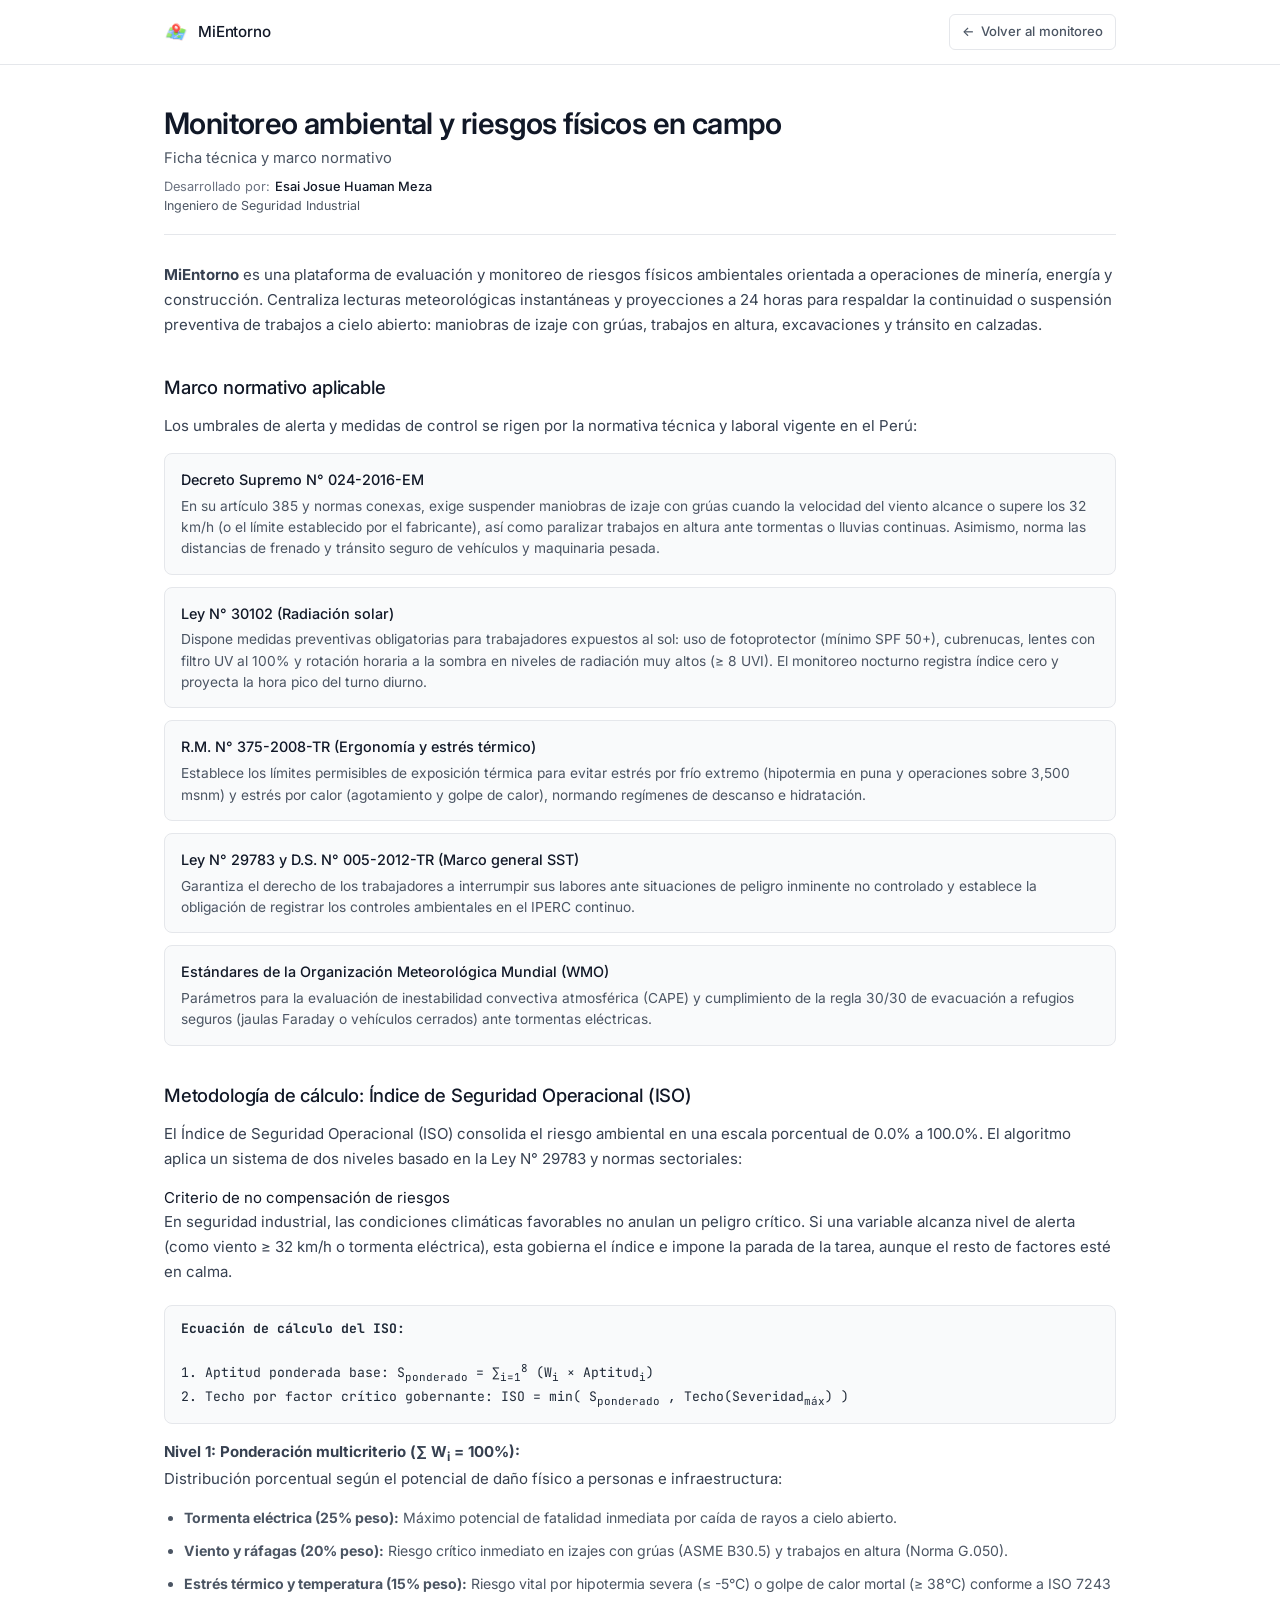
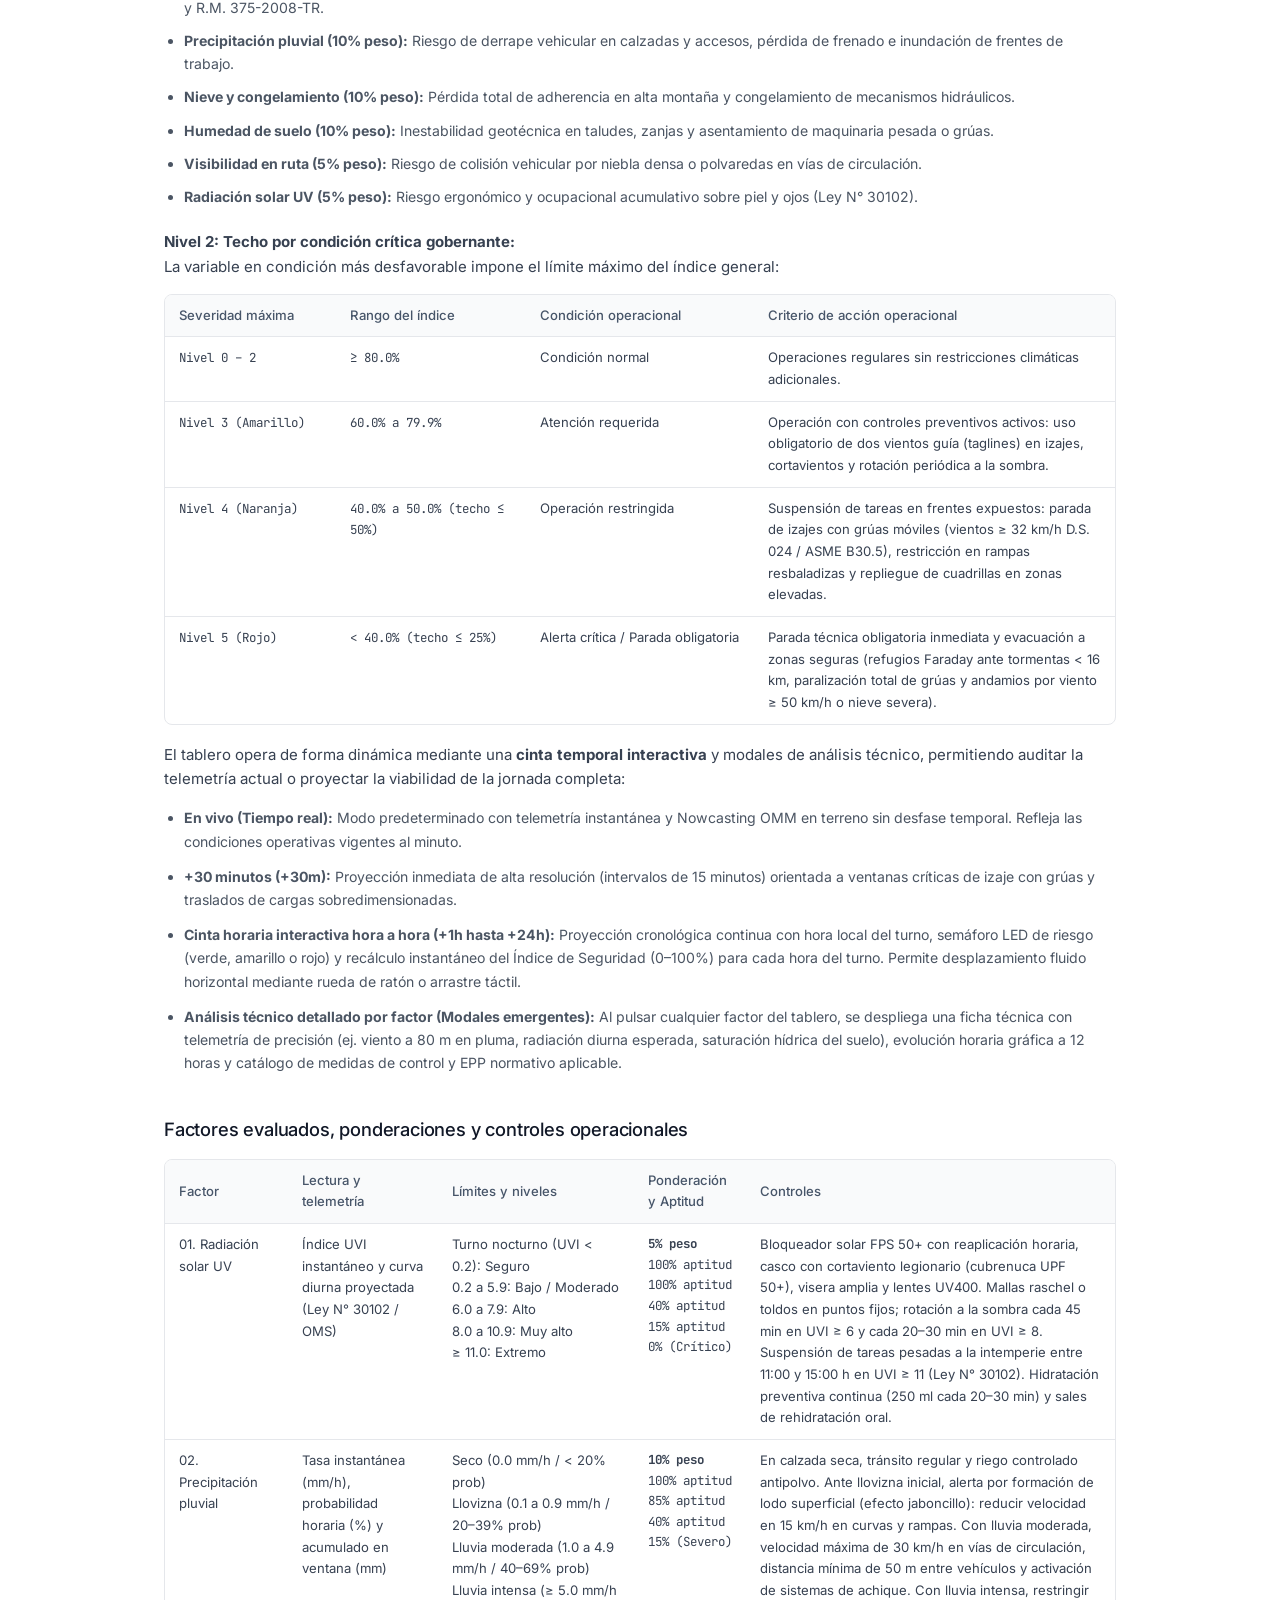
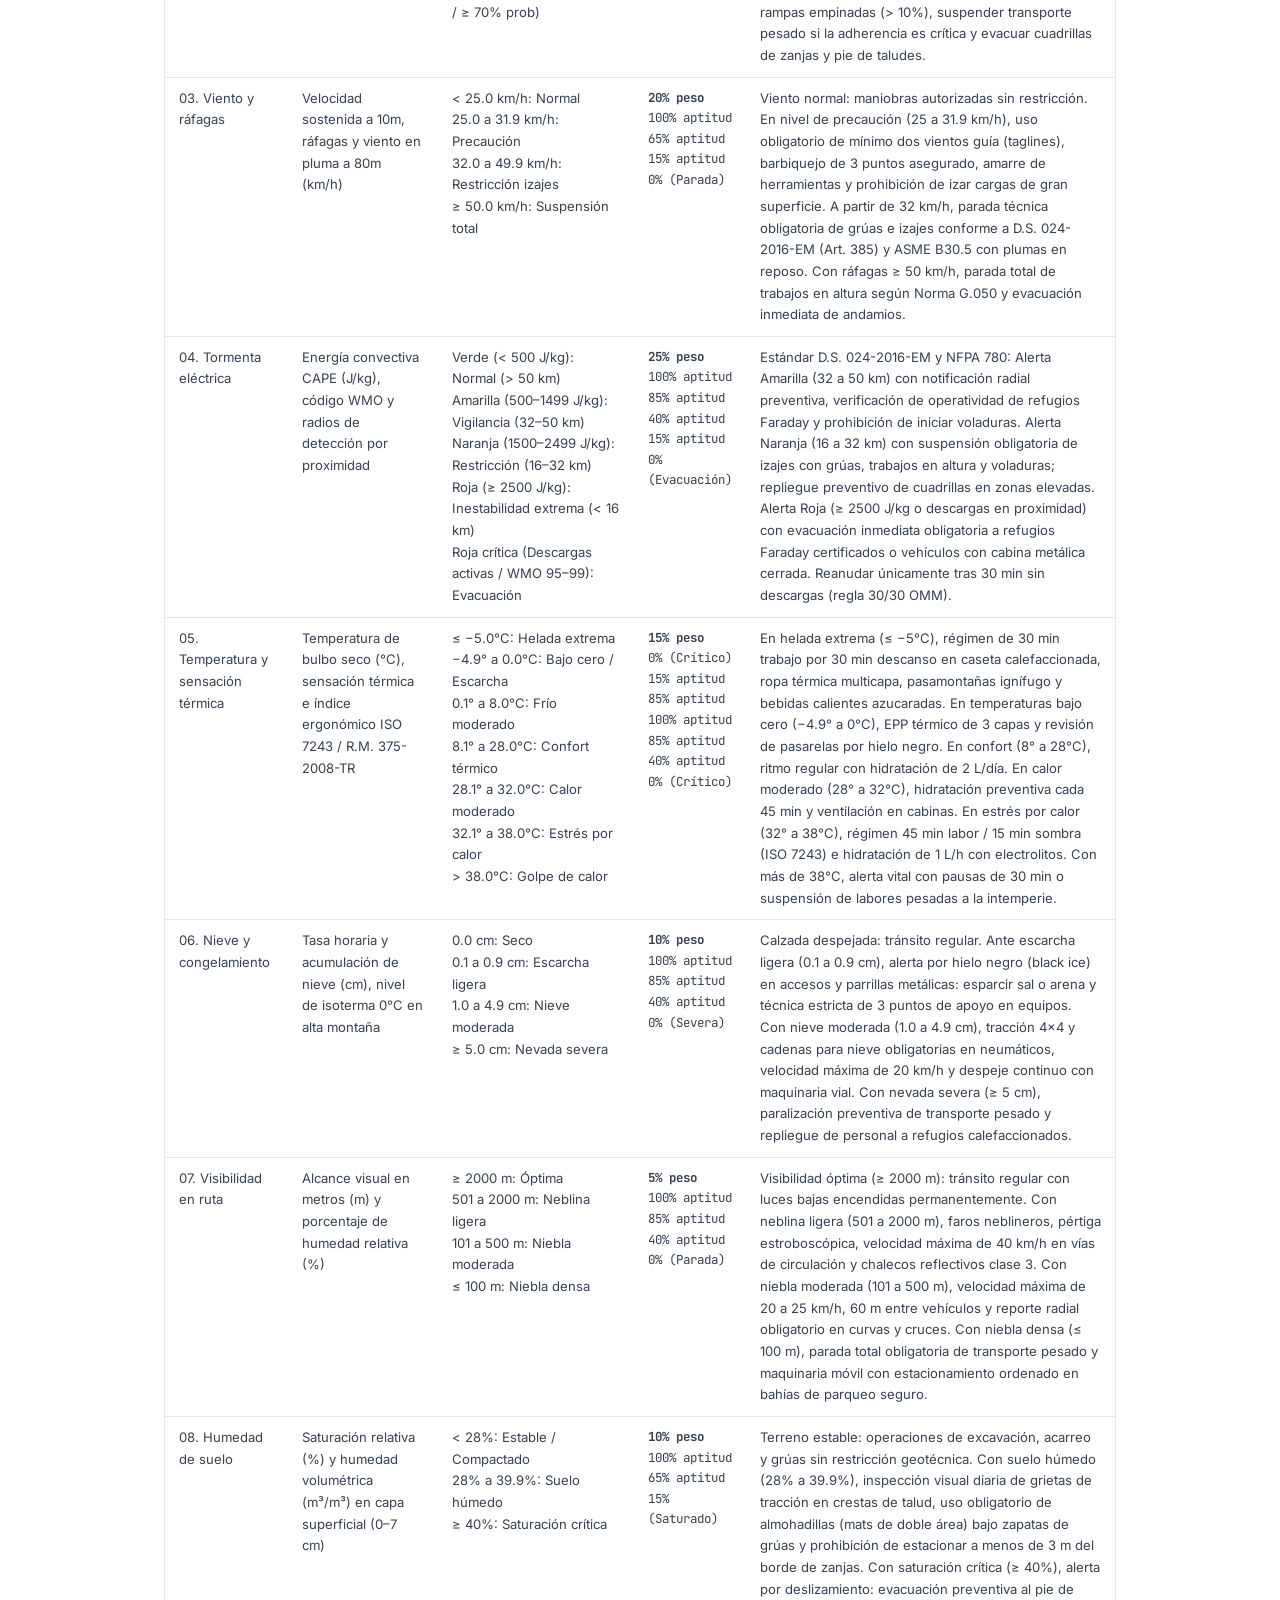
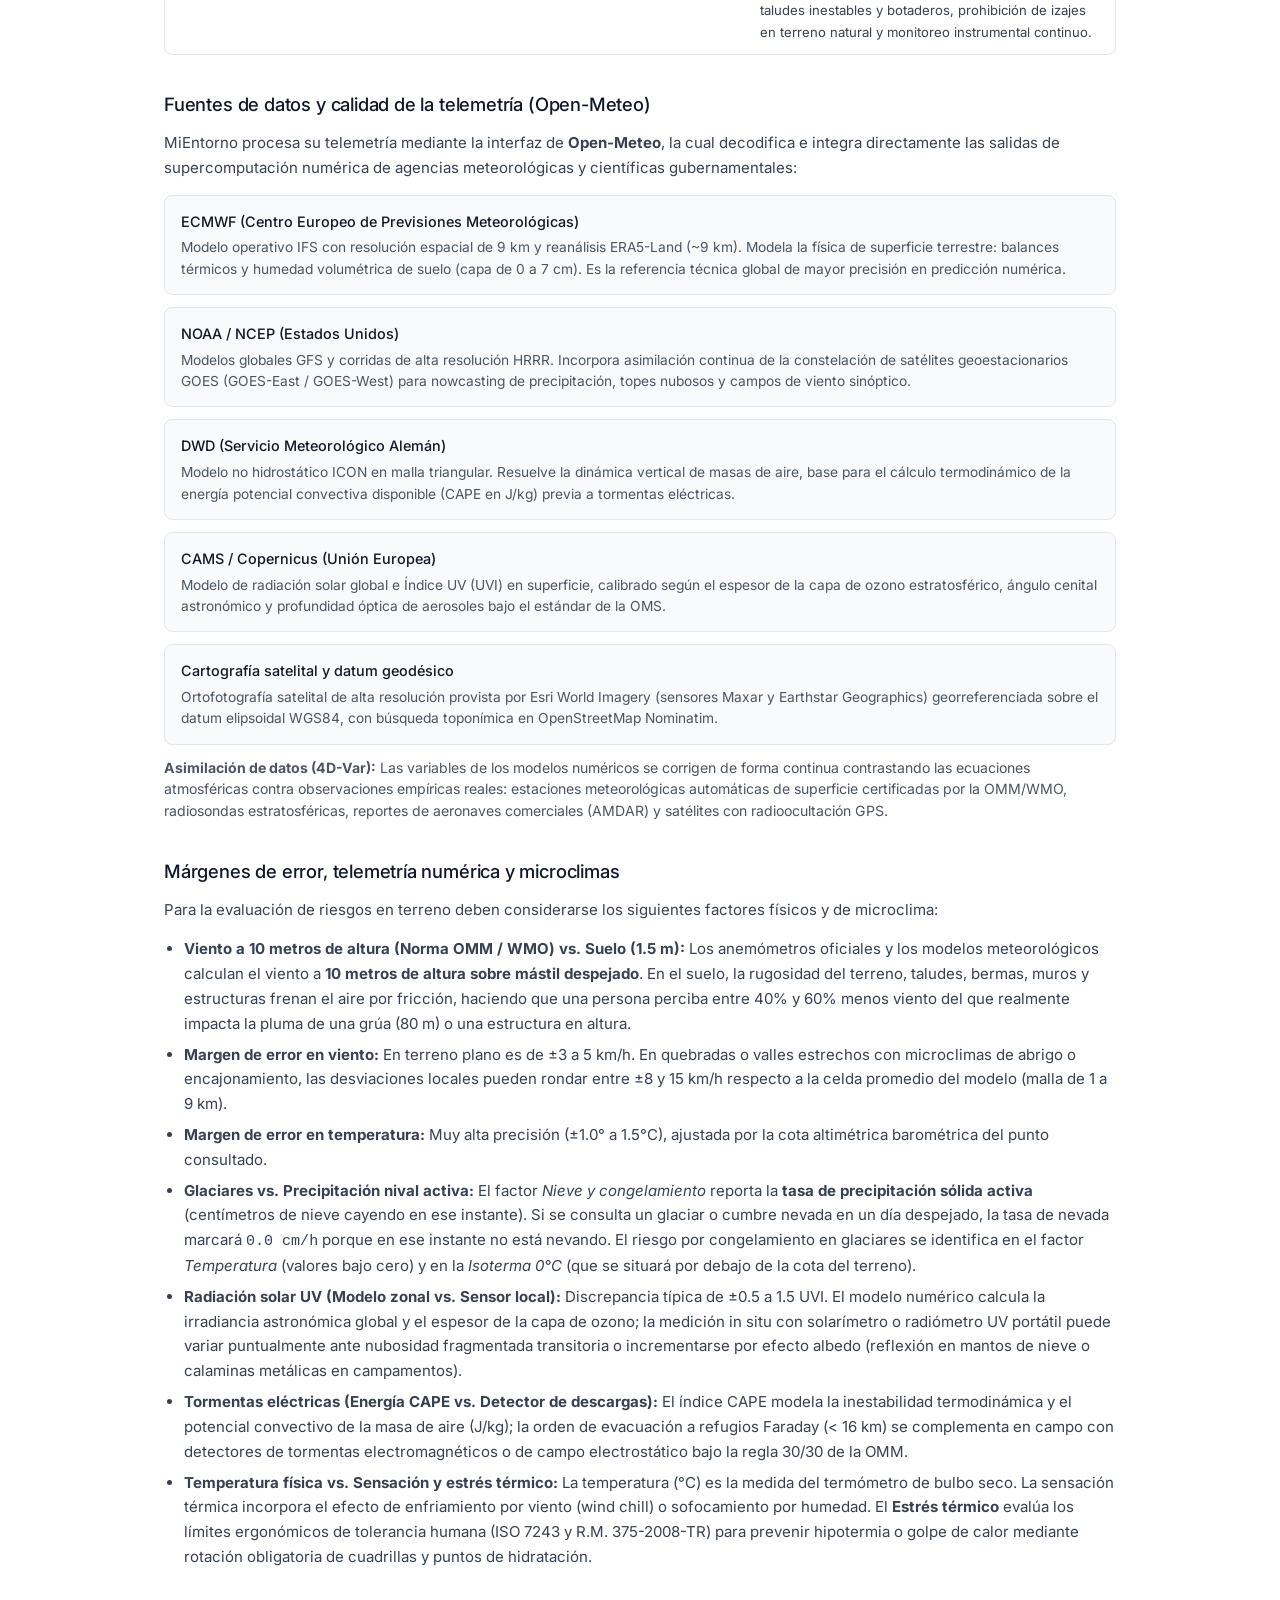
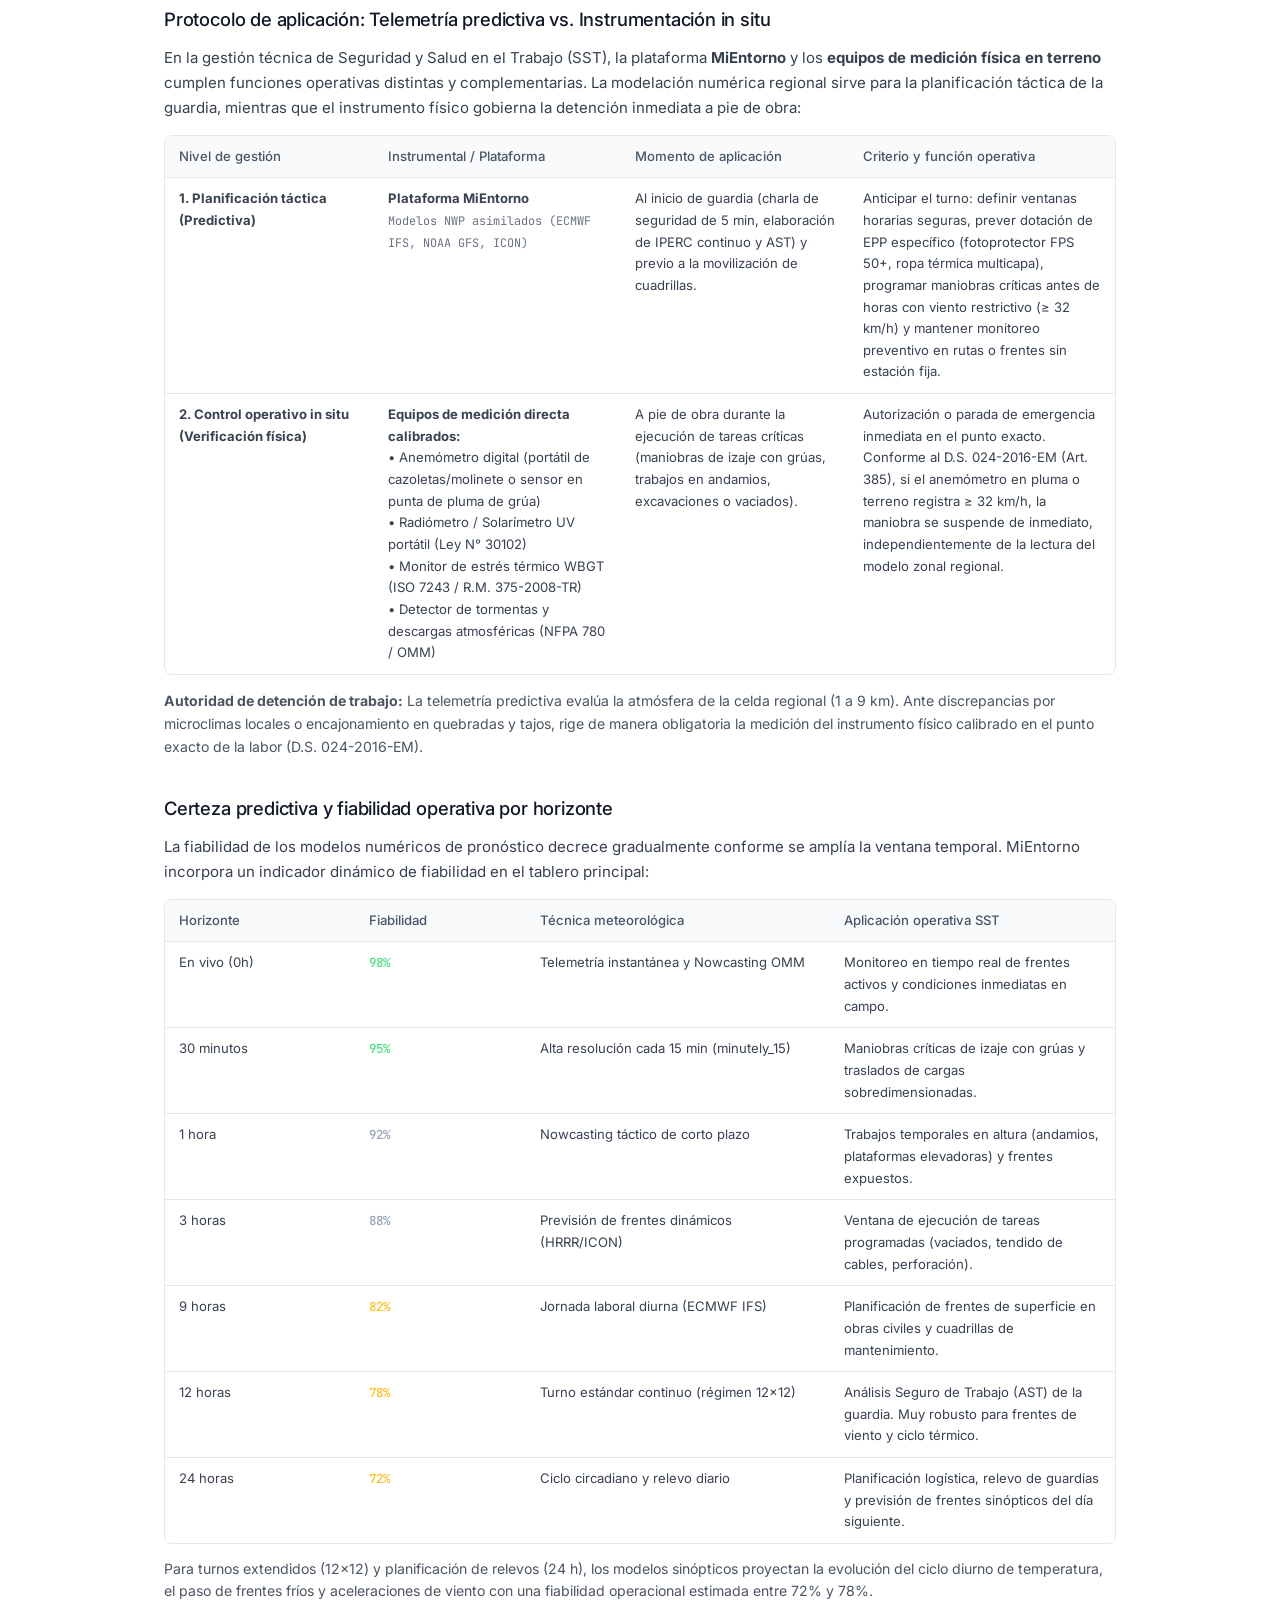
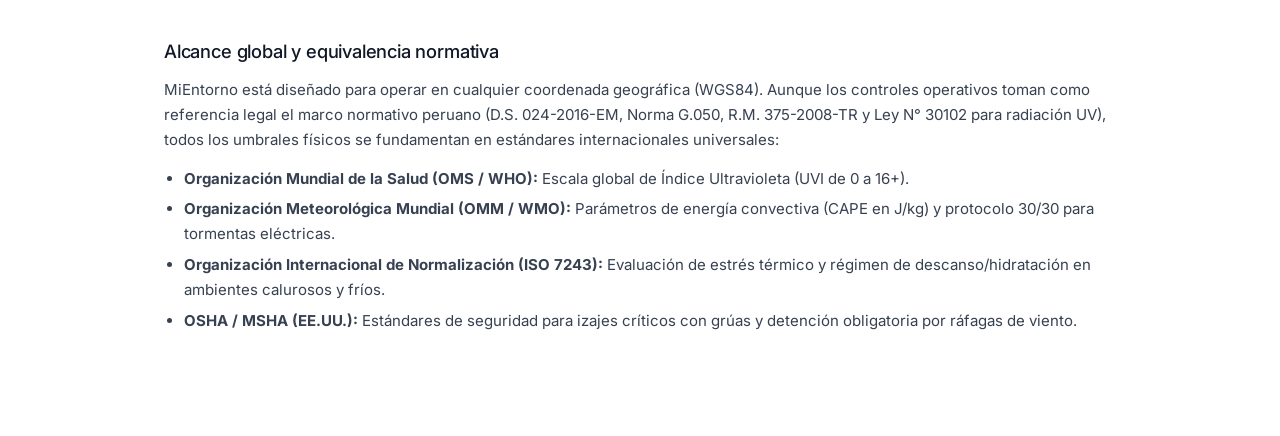
<file: acerca.html>
<!DOCTYPE html>
<html lang="es">

<head>
  <!-- Google tag (gtag.js) -->
  <script async src="https://www.googletagmanager.com/gtag/js?id=G-80SK6E9CFW"></script>
  <script>
    window.dataLayer = window.dataLayer || [];
    function gtag(){dataLayer.push(arguments);}
    gtag('js', new Date());

    gtag('config', 'G-80SK6E9CFW');
  </script>
  <meta charset="UTF-8">
  <meta name="viewport" content="width=device-width, initial-scale=1.0">
  <title>Ficha técnica y metodología &bull; MiEntorno</title>
  <meta name="description"
    content="Ficha técnica, metodología de cálculo y marco normativo peruano de la plataforma MiEntorno.">
  <link rel="icon" type="image/webp" href="logo.webp">
  <link rel="preconnect" href="https://fonts.googleapis.com">
  <link rel="preconnect" href="https://fonts.gstatic.com" crossorigin>
  <link
    href="https://fonts.googleapis.com/css2?family=Inter:wght@400;500;600;700&family=JetBrains+Mono:wght@400;500&display=swap"
    rel="stylesheet">

  <style>
    :root {
      --bg: #ffffff;
      --text: #111827;
      --text-muted: #4b5563;
      --text-subtle: #6b7280;
      --border: #e5e7eb;
      --border-light: #f3f4f6;
      --bg-subtle: #f9fafb;
      --font-sans: 'Inter', -apple-system, BlinkMacSystemFont, "Segoe UI", Roboto, sans-serif;
      --font-mono: 'JetBrains Mono', Consolas, monospace;
    }

    * {
      box-sizing: border-box;
      margin: 0;
      padding: 0;
    }

    html,
    body {
      overflow-x: hidden;
    }

    body {
      background-color: var(--bg);
      color: var(--text);
      font-family: var(--font-sans);
      font-size: 15px;
      line-height: 1.65;
      -webkit-font-smoothing: antialiased;
      padding-bottom: 70px;
    }

    .top-bar {
      border-bottom: 1px solid var(--border);
      background: #ffffff;
      position: sticky;
      top: 0;
      z-index: 50;
    }

    .top-bar-inner {
      max-width: 1000px;
      margin: 0 auto;
      padding: 14px 24px;
      display: flex;
      align-items: center;
      justify-content: space-between;
    }

    .brand-group {
      display: flex;
      align-items: center;
      gap: 10px;
      text-decoration: none;
      color: var(--text);
    }

    .brand-logo {
      height: 24px;
      width: auto;
      display: block;
    }

    .brand-name {
      font-size: 0.95rem;
      font-weight: 500;
      letter-spacing: -0.01em;
    }

    .btn-back {
      display: inline-flex;
      align-items: center;
      gap: 6px;
      color: var(--text-muted);
      text-decoration: none;
      font-size: 0.82rem;
      font-weight: 500;
      padding: 6px 12px;
      border: 1px solid var(--border);
      border-radius: 6px;
      transition: all 0.15s ease;
      background: #ffffff;
    }

    .btn-back:hover {
      color: var(--text);
      background: var(--bg-subtle);
      border-color: #d1d5db;
    }

    .content-wrap {
      max-width: 1000px;
      margin: 0 auto;
      padding: 40px 24px 0 24px;
    }

    .page-header {
      margin-bottom: 28px;
      padding-bottom: 20px;
      border-bottom: 1px solid var(--border);
    }

    .page-tag {
      font-size: 0.75rem;
      font-weight: 500;
      color: var(--text-subtle);
      letter-spacing: 0.04em;
      margin-bottom: 8px;
    }

    .page-title {
      font-size: 1.85rem;
      font-weight: 600;
      color: var(--text);
      letter-spacing: -0.02em;
      line-height: 1.25;
      margin-bottom: 6px;
    }

    .page-meta {
      font-size: 0.92rem;
      color: var(--text-muted);
      line-height: 1.4;
      margin-bottom: 10px;
    }

    .page-author-byline {
      display: flex;
      flex-direction: column;
      gap: 2px;
      font-size: 0.8rem;
      line-height: 1.35;
      color: var(--text-subtle);
    }

    .byline-primary {
      display: flex;
      align-items: center;
      gap: 5px;
    }

    .byline-prefix {
      font-weight: 400;
      color: var(--text-subtle);
    }

    .byline-name {
      font-weight: 500;
      color: var(--text);
    }

    .byline-role {
      font-weight: 400;
      font-size: 0.78rem;
      color: var(--text-muted);
    }

    section {
      margin-bottom: 34px;
    }

    h2 {
      font-size: 1.15rem;
      font-weight: 500;
      color: var(--text);
      letter-spacing: -0.01em;
      margin-bottom: 12px;
    }

    p {
      margin-bottom: 14px;
      color: #374151;
      font-size: 0.94rem;
      line-height: 1.65;
    }

    ul {
      margin-left: 20px;
      margin-bottom: 14px;
      color: #374151;
      font-size: 0.94rem;
    }

    li {
      margin-bottom: 6px;
    }

    .law-item {
      border: 1px solid var(--border);
      border-radius: 8px;
      padding: 14px 16px;
      margin-bottom: 12px;
      background: var(--bg-subtle);
    }

    .law-name {
      font-weight: 500;
      font-size: 0.9rem;
      color: var(--text);
      margin-bottom: 4px;
    }

    .law-desc {
      font-size: 0.86rem;
      color: var(--text-muted);
      margin-bottom: 0;
      line-height: 1.55;
    }

    .table-container {
      border: 1px solid var(--border);
      border-radius: 8px;
      margin: 14px 0;
      background: #ffffff;
      overflow: hidden;
    }

    table {
      width: 100%;
      border-collapse: collapse;
      font-size: 0.82rem;
      text-align: left;
    }

    th {
      background: var(--bg-subtle);
      color: #475569;
      font-weight: 500;
      padding: 10px 14px;
      border-bottom: 1px solid var(--border);
    }

    td {
      padding: 10px 14px;
      border-bottom: 1px solid var(--border);
      color: #374151;
      vertical-align: top;
    }

    tr:last-child td {
      border-bottom: none;
    }

    .mono {
      font-family: var(--font-mono);
      font-size: 0.78rem;
    }

    .col-factor {
      width: 13%;
    }

    .col-metric {
      width: 16%;
    }

    .col-limits {
      width: 21%;
    }

    .col-deduction {
      width: 10%;
    }

    .col-action {
      width: 40%;
    }

    .cell-limits,
    .cell-deduction {
      line-height: 1.65;
    }

    .calc-box {
      background: var(--bg-subtle);
      border: 1px solid var(--border);
      border-radius: 8px;
      padding: 12px 16px;
      font-family: var(--font-mono);
      font-size: 0.82rem;
      color: #1f2937;
      margin: 12px 0 16px 0;
      line-height: 1.6;
      word-break: break-word;
    }

    .table-desktop {
      display: block;
    }

    .cards-mobile {
      display: none;
    }

    .scale-card {
      border: 1px solid var(--border);
      border-radius: 8px;
      padding: 12px 14px;
      background: var(--bg-subtle);
    }

    .scale-card-header {
      display: flex;
      align-items: center;
      gap: 8px;
      margin-bottom: 6px;
      flex-wrap: wrap;
    }

    .scale-badge {
      font-size: 0.76rem;
      font-weight: 600;
      padding: 2px 8px;
      border-radius: 4px;
      font-family: var(--font-mono);
    }

    .badge-safe {
      background: #ecfdf5;
      color: #059669;
      border: 1px solid #a7f3d0;
    }

    .badge-warning {
      background: #fffbeb;
      color: #d97706;
      border: 1px solid #fde68a;
    }

    .badge-alert {
      background: #fef2f2;
      color: #dc2626;
      border: 1px solid #fecaca;
    }

    .scale-title {
      font-size: 0.88rem;
      font-weight: 500;
      color: var(--text);
    }

    .scale-card-desc {
      font-size: 0.84rem;
      color: var(--text-muted);
      line-height: 1.5;
    }

    .factor-card {
      border: 1px solid var(--border);
      border-radius: 8px;
      padding: 14px;
      background: var(--bg-subtle);
    }

    .factor-card-header {
      margin-bottom: 10px;
      padding-bottom: 8px;
      border-bottom: 1px solid var(--border);
    }

    .factor-name {
      font-size: 0.92rem;
      font-weight: 500;
      color: var(--text);
      margin-bottom: 2px;
    }

    .factor-reading {
      font-size: 0.8rem;
      color: var(--text-subtle);
    }

    .factor-levels-grid {
      display: flex;
      flex-direction: column;
      gap: 4px;
      margin-bottom: 10px;
      background: #ffffff;
      border: 1px solid var(--border);
      border-radius: 6px;
      padding: 8px 12px;
    }

    .factor-level-row {
      display: flex;
      justify-content: space-between;
      align-items: center;
      font-size: 0.82rem;
      color: #374151;
      padding: 4px 0;
      border-bottom: 1px dashed var(--border-light);
    }

    .factor-level-row:last-child {
      border-bottom: none;
    }

    .factor-action {
      font-size: 0.82rem;
      color: #374151;
      line-height: 1.5;
    }

    @media (max-width: 720px) {
      .table-desktop {
        display: none !important;
      }

      .cards-mobile {
        display: flex !important;
        flex-direction: column;
        gap: 12px;
      }
    }

    @media (max-width: 900px) {
      .top-bar-inner {
        padding: 12px 20px;
      }

      .content-wrap {
        padding: 32px 20px 0 20px;
      }

      .page-title {
        font-size: 1.6rem;
      }
    }

    @media (max-width: 640px) {
      body {
        font-size: 14.5px;
        padding-bottom: 50px;
      }

      .top-bar-inner {
        padding: 10px 16px;
      }

      .brand-name {
        font-size: 0.9rem;
      }

      .btn-back {
        font-size: 0.78rem;
        padding: 5px 10px;
      }

      .btn-back-text {
        display: none;
      }

      .btn-back::after {
        content: "Volver";
      }

      .content-wrap {
        padding: 20px 16px 0 16px;
      }

      .page-header {
        margin-bottom: 22px;
        padding-bottom: 16px;
      }

      .page-title {
        font-size: 1.35rem;
        line-height: 1.3;
      }

      .page-meta {
        font-size: 0.86rem;
        margin-bottom: 8px;
      }

      .page-author-byline {
        font-size: 0.78rem;
      }

      .byline-role {
        font-size: 0.74rem;
      }

      h2 {
        font-size: 1.05rem;
        margin-bottom: 10px;
      }

      p,
      ul {
        font-size: 0.88rem;
        line-height: 1.6;
      }

      .law-item {
        padding: 12px 14px;
      }

      .law-name {
        font-size: 0.88rem;
      }

      .law-desc {
        font-size: 0.82rem;
      }

      .calc-box {
        font-size: 0.75rem;
        padding: 10px 12px;
      }

      table {
        font-size: 0.78rem;
      }

      th,
      td {
        padding: 8px 10px;
      }
    }
  </style>
</head>

<body>
  <header class="top-bar">
    <div class="top-bar-inner">
      <a href="index.html" class="brand-group">
        <img src="logo.webp" alt="Logo MiEntorno" class="brand-logo">
        <span class="brand-name">MiEntorno</span>
      </a>
      <a href="index.html" class="btn-back">
        <span>&larr;</span>
        <span class="btn-back-text">Volver al monitoreo</span>
      </a>
    </div>
  </header>

  <main class="content-wrap">
    <header class="page-header">

      <h1 class="page-title">Monitoreo ambiental y riesgos físicos en campo</h1>
      <div class="page-meta">Ficha técnica y marco normativo</div>
      <div class="page-author-byline">
        <div class="byline-primary">
          <span class="byline-prefix">Desarrollado por:</span>
          <span class="byline-name">Esai Josue Huaman Meza</span>
        </div>
        <div class="byline-role">Ingeniero de Seguridad Industrial</div>
      </div>
    </header>

    <section>
      <p>
        <strong>MiEntorno</strong> es una plataforma de evaluación y monitoreo de riesgos físicos ambientales orientada a operaciones de minería, energía y construcción. Centraliza lecturas meteorológicas instantáneas y proyecciones a 24 horas para respaldar la continuidad o suspensión preventiva de trabajos a cielo abierto: maniobras de izaje con grúas, trabajos en altura, excavaciones y tránsito en calzadas.
      </p>
    </section>

    <section>
      <h2>Marco normativo aplicable</h2>
      <p>
        Los umbrales de alerta y medidas de control se rigen por la normativa técnica y laboral vigente en el Perú:
      </p>

      <div class="law-item">
        <div class="law-name">Decreto Supremo N° 024-2016-EM</div>
        <p class="law-desc">
          En su artículo 385 y normas conexas, exige suspender maniobras de izaje con grúas cuando la velocidad del
          viento alcance o supere los 32 km/h (o el límite establecido por el fabricante), así como paralizar trabajos
          en altura ante tormentas o lluvias continuas. Asimismo, norma las distancias de frenado y tránsito seguro de vehículos y maquinaria pesada.
        </p>
      </div>

      <div class="law-item">
        <div class="law-name">Ley N° 30102 (Radiación solar)</div>
        <p class="law-desc">
          Dispone medidas preventivas obligatorias para trabajadores expuestos al sol: uso de fotoprotector (mínimo SPF
          50+), cubrenucas, lentes con filtro UV al 100% y rotación horaria a la sombra en niveles de radiación muy
          altos (&ge; 8 UVI). El monitoreo nocturno registra índice cero y proyecta la hora pico del turno diurno.
        </p>
      </div>

      <div class="law-item">
        <div class="law-name">R.M. N° 375-2008-TR (Ergonomía y estrés térmico)</div>
        <p class="law-desc">
          Establece los límites permisibles de exposición térmica para evitar estrés por frío extremo (hipotermia en
          puna y operaciones sobre 3,500 msnm) y estrés por calor (agotamiento y golpe de calor), normando regímenes de
          descanso e hidratación.
        </p>
      </div>

      <div class="law-item">
        <div class="law-name">Ley N° 29783 y D.S. N° 005-2012-TR (Marco general SST)</div>
        <p class="law-desc">
          Garantiza el derecho de los trabajadores a interrumpir sus labores ante situaciones de peligro inminente no
          controlado y establece la obligación de registrar los controles ambientales en el IPERC continuo.
        </p>
      </div>

      <div class="law-item">
        <div class="law-name">Estándares de la Organización Meteorológica Mundial (WMO)</div>
        <p class="law-desc">
          Parámetros para la evaluación de inestabilidad convectiva atmosférica (CAPE) y cumplimiento de la regla 30/30
          de evacuación a refugios seguros (jaulas Faraday o vehículos cerrados) ante tormentas eléctricas.
        </p>
      </div>
    </section>

    <section>
      <h2>Metodología de cálculo: Índice de Seguridad Operacional (ISO)</h2>
      <p>
        El Índice de Seguridad Operacional (ISO) consolida el riesgo ambiental en una escala porcentual de 0.0% a 100.0%. El algoritmo aplica un sistema de dos niveles basado en la Ley N° 29783 y normas sectoriales:
      </p>

      <div class="callout" style="margin-bottom: 20px;">
        <span class="callout-title">Criterio de no compensación de riesgos</span>
        <p style="margin-bottom: 0;">
          En seguridad industrial, las condiciones climáticas favorables no anulan un peligro crítico. Si una variable alcanza nivel de alerta (como viento &ge; 32 km/h o tormenta eléctrica), esta gobierna el índice e impone la parada de la tarea, aunque el resto de factores esté en calma.
        </p>
      </div>

      <div class="calc-box">
        <strong>Ecuación de cálculo del ISO:</strong><br><br>
        1. Aptitud ponderada base: S<sub>ponderado</sub> = &sum;<sub>i=1</sub><sup>8</sup> (W<sub>i</sub> &times; Aptitud<sub>i</sub>)<br>
        2. Techo por factor crítico gobernante: ISO = min( S<sub>ponderado</sub> , Techo(Severidad<sub>máx</sub>) )
      </div>

      <p>
        <strong>Nivel 1: Ponderación multicriterio (&sum; W<sub>i</sub> = 100%):</strong><br>
        Distribución porcentual según el potencial de daño físico a personas e infraestructura:
      </p>

      <ul
        style="margin: 8px 0 16px 20px; font-size: 0.88rem; color: var(--text-muted); display: flex; flex-direction: column; gap: 4px;">
        <li><strong>Tormenta eléctrica (25% peso):</strong> Máximo potencial de fatalidad inmediata por caída de rayos a
          cielo abierto.</li>
        <li><strong>Viento y ráfagas (20% peso):</strong> Riesgo crítico inmediato en izajes con grúas (ASME B30.5) y
          trabajos en altura (Norma G.050).</li>
        <li><strong>Estrés térmico y temperatura (15% peso):</strong> Riesgo vital por hipotermia severa (&le; -5°C) o
          golpe de calor mortal (&ge; 38°C) conforme a ISO 7243 y R.M. 375-2008-TR.</li>
        <li><strong>Precipitación pluvial (10% peso):</strong> Riesgo de derrape vehicular en calzadas y accesos,
          pérdida de frenado e inundación de frentes de trabajo.</li>
        <li><strong>Nieve y congelamiento (10% peso):</strong> Pérdida total de adherencia en alta montaña y
          congelamiento de mecanismos hidráulicos.</li>
        <li><strong>Humedad de suelo (10% peso):</strong> Inestabilidad geotécnica en taludes, zanjas y asentamiento de
          maquinaria pesada o grúas.</li>
        <li><strong>Visibilidad en ruta (5% peso):</strong> Riesgo de colisión vehicular por niebla densa o polvaredas
          en vías de circulación.</li>
        <li><strong>Radiación solar UV (5% peso):</strong> Riesgo ergonómico y ocupacional acumulativo sobre piel y ojos
          (Ley N° 30102).</li>
      </ul>

      <p>
        <strong>Nivel 2: Techo por condición crítica gobernante:</strong><br>
        La variable en condición más desfavorable impone el límite máximo del índice general:
      </p>

      <div class="table-desktop">
        <div class="table-container">
          <table>
            <thead>
              <tr>
                <th style="width: 18%;">Severidad máxima</th>
                <th style="width: 20%;">Rango del índice</th>
                <th style="width: 24%;">Condición operacional</th>
                <th>Criterio de acción operacional</th>
              </tr>
            </thead>
            <tbody>
              <tr>
                <td><span class="mono">Nivel 0 &ndash; 2</span></td>
                <td><span class="mono">&ge; 80.0%</span></td>
                <td>Condición normal</td>
                <td>Operaciones regulares sin restricciones climáticas adicionales.</td>
              </tr>
              <tr>
                <td><span class="mono">Nivel 3 (Amarillo)</span></td>
                <td><span class="mono">60.0% a 79.9%</span></td>
                <td>Atención requerida</td>
                <td>Operación con controles preventivos activos: uso obligatorio de dos vientos guía (taglines) en
                  izajes, cortavientos y rotación periódica a la sombra.</td>
              </tr>
              <tr>
                <td><span class="mono">Nivel 4 (Naranja)</span></td>
                <td><span class="mono">40.0% a 50.0% (techo &le; 50%)</span></td>
                <td>Operación restringida</td>
                <td>Suspensión de tareas en frentes expuestos: parada de izajes con grúas móviles (vientos &ge; 32 km/h
                  D.S. 024 / ASME B30.5), restricción en rampas resbaladizas y repliegue de cuadrillas en zonas
                  elevadas.</td>
              </tr>
              <tr>
                <td><span class="mono">Nivel 5 (Rojo)</span></td>
                <td><span class="mono">&lt; 40.0% (techo &le; 25%)</span></td>
                <td>Alerta crítica / Parada obligatoria</td>
                <td>Parada técnica obligatoria inmediata y evacuación a zonas seguras (refugios Faraday ante tormentas
                  &lt; 16 km, paralización total de grúas y andamios por viento &ge; 50 km/h o nieve severa).</td>
              </tr>
            </tbody>
          </table>
        </div>
      </div>

      <div class="cards-mobile">
        <div class="scale-card">
          <div class="scale-card-header">
            <span class="scale-badge badge-safe">&ge; 80.0%</span>
            <span class="scale-title">Condición normal</span>
          </div>
          <div class="scale-card-desc">Operaciones regulares sin restricciones climáticas adicionales.</div>
        </div>

        <div class="scale-card">
          <div class="scale-card-header">
            <span class="scale-badge badge-warning">60.0% a 79.9%</span>
            <span class="scale-title">Atención requerida</span>
          </div>
          <div class="scale-card-desc">Operación con controles preventivos activos (dos taglines en izajes,
            cortavientos, rotación a la sombra).</div>
        </div>

        <div class="scale-card">
          <div class="scale-card-header">
            <span class="scale-badge" style="background: rgba(249, 115, 22, 0.16); color: #fb923c;">40.0% a 50.0%</span>
            <span class="scale-title">Operación restringida</span>
          </div>
          <div class="scale-card-desc">Suspensión de izajes con grúas (&ge; 32 km/h), restricción en rampas resbaladizas
            y repliegue de zonas elevadas (techo crítico &le; 50%).</div>
        </div>

        <div class="scale-card">
          <div class="scale-card-header">
            <span class="scale-badge badge-alert">&lt; 40.0%</span>
            <span class="scale-title">Alerta crítica / Parada obligatoria</span>
          </div>
          <div class="scale-card-desc">Parada técnica obligatoria de tareas de alto riesgo en cielo abierto y evacuación
            a refugios Faraday ante descargas.</div>
        </div>
      </div>

      <p style="margin-top: 18px;">
        El tablero opera de forma dinámica mediante una <strong>cinta temporal interactiva</strong> y modales de
        análisis técnico, permitiendo auditar la telemetría actual o proyectar la viabilidad de la jornada completa:
      </p>

      <ul
        style="margin: 8px 0 16px 20px; font-size: 0.88rem; color: var(--text-muted); display: flex; flex-direction: column; gap: 6px;">
        <li><strong>En vivo (Tiempo real):</strong> Modo predeterminado con telemetría instantánea y Nowcasting OMM en
          terreno sin desfase temporal. Refleja las condiciones operativas vigentes al minuto.</li>
        <li><strong>+30 minutos (+30m):</strong> Proyección inmediata de alta resolución (intervalos de 15 minutos)
          orientada a ventanas críticas de izaje con grúas y traslados de cargas sobredimensionadas.</li>
        <li><strong>Cinta horaria interactiva hora a hora (+1h hasta +24h):</strong> Proyección cronológica continua con
          hora local del turno, semáforo LED de riesgo (verde, amarillo o rojo) y recálculo instantáneo del Índice de
          Seguridad (0–100%) para cada hora del turno. Permite desplazamiento fluido horizontal mediante rueda de ratón
          o arrastre táctil.</li>
        <li><strong>Análisis técnico detallado por factor (Modales emergentes):</strong> Al pulsar cualquier factor del
          tablero, se despliega una ficha técnica con telemetría de precisión (ej. viento a 80 m en pluma, radiación
          diurna esperada, saturación hídrica del suelo), evolución horaria gráfica a 12 horas y catálogo de medidas de
          control y EPP normativo aplicable.</li>
      </ul>
    </section>

    <section>
      <h2>Factores evaluados, ponderaciones y controles operacionales</h2>

      <div class="table-desktop">
        <div class="table-container">
          <table>
            <thead>
              <tr>
                <th class="col-factor">Factor</th>
                <th class="col-metric">Lectura y telemetría</th>
                <th class="col-limits">Límites y niveles</th>
                <th class="col-deduction">Ponderación y Aptitud</th>
                <th class="col-action">Controles</th>
              </tr>
            </thead>
            <tbody>
              <tr>
                <td>01. Radiación solar UV</td>
                <td>Índice UVI instantáneo y curva diurna proyectada (Ley N° 30102 / OMS)</td>
                <td class="cell-limits">
                  Turno nocturno (UVI &lt; 0.2): Seguro<br>
                  0.2 a 5.9: Bajo / Moderado<br>
                  6.0 a 7.9: Alto<br>
                  8.0 a 10.9: Muy alto<br>
                  &ge; 11.0: Extremo
                </td>
                <td class="cell-deduction mono">
                  <strong>5% peso</strong><br>
                  100% aptitud<br>
                  100% aptitud<br>
                  40% aptitud<br>
                  15% aptitud<br>
                  0% (Crítico)
                </td>
                <td>
                  Bloqueador solar FPS 50+ con reaplicación horaria, casco con cortaviento legionario (cubrenuca UPF
                  50+), visera amplia y lentes UV400. Mallas raschel o toldos en puntos fijos; rotación a la sombra cada
                  45 min en UVI &ge; 6 y cada 20&ndash;30 min en UVI &ge; 8. Suspensión de tareas pesadas a la
                  intemperie entre 11:00 y 15:00 h en UVI &ge; 11 (Ley N° 30102). Hidratación preventiva continua (250
                  ml cada 20&ndash;30 min) y sales de rehidratación oral.
                </td>
              </tr>
              <tr>
                <td>02. Precipitación pluvial</td>
                <td>Tasa instantánea (mm/h), probabilidad horaria (%) y acumulado en ventana (mm)</td>
                <td class="cell-limits">
                  Seco (0.0 mm/h / &lt; 20% prob)<br>
                  Llovizna (0.1 a 0.9 mm/h / 20&ndash;39% prob)<br>
                  Lluvia moderada (1.0 a 4.9 mm/h / 40&ndash;69% prob)<br>
                  Lluvia intensa (&ge; 5.0 mm/h / &ge; 70% prob)
                </td>
                <td class="cell-deduction mono">
                  <strong>10% peso</strong><br>
                  100% aptitud<br>
                  85% aptitud<br>
                  40% aptitud<br>
                  15% (Severo)
                </td>
                <td>
                  En calzada seca, tránsito regular y riego controlado antipolvo. Ante llovizna inicial, alerta por
                  formación de lodo superficial (efecto jaboncillo): reducir velocidad en 15 km/h en curvas y rampas.
                  Con lluvia moderada, velocidad máxima de 30 km/h en vías de circulación, distancia mínima de 50 m
                  entre vehículos y activación de sistemas de achique. Con lluvia intensa, restringir rampas empinadas
                  (&gt; 10%), suspender transporte pesado si la adherencia es crítica y evacuar cuadrillas de zanjas y
                  pie de taludes.
                </td>
              </tr>
              <tr>
                <td>03. Viento y ráfagas</td>
                <td>Velocidad sostenida a 10m, ráfagas y viento en pluma a 80m (km/h)</td>
                <td class="cell-limits">
                  &lt; 25.0 km/h: Normal<br>
                  25.0 a 31.9 km/h: Precaución<br>
                  32.0 a 49.9 km/h: Restricción izajes<br>
                  &ge; 50.0 km/h: Suspensión total
                </td>
                <td class="cell-deduction mono">
                  <strong>20% peso</strong><br>
                  100% aptitud<br>
                  65% aptitud<br>
                  15% aptitud<br>
                  0% (Parada)
                </td>
                <td>
                  Viento normal: maniobras autorizadas sin restricción. En nivel de precaución (25 a 31.9 km/h), uso
                  obligatorio de mínimo dos vientos guía (taglines), barbiquejo de 3 puntos asegurado, amarre de
                  herramientas y prohibición de izar cargas de gran superficie. A partir de 32 km/h, parada técnica
                  obligatoria de grúas e izajes conforme a D.S. 024-2016-EM (Art. 385) y ASME B30.5 con plumas en
                  reposo. Con ráfagas &ge; 50 km/h, parada total de trabajos en altura según Norma G.050 y evacuación
                  inmediata de andamios.
                </td>
              </tr>
              <tr>
                <td>04. Tormenta eléctrica</td>
                <td>Energía convectiva CAPE (J/kg), código WMO y radios de detección por proximidad</td>
                <td class="cell-limits">
                  Verde (&lt; 500 J/kg): Normal (&gt; 50 km)<br>
                  Amarilla (500&ndash;1499 J/kg): Vigilancia (32&ndash;50 km)<br>
                  Naranja (1500&ndash;2499 J/kg): Restricción (16&ndash;32 km)<br>
                  Roja (&ge; 2500 J/kg): Inestabilidad extrema (&lt; 16 km)<br>
                  Roja crítica (Descargas activas / WMO 95&ndash;99): Evacuación
                </td>
                <td class="cell-deduction mono">
                  <strong>25% peso</strong><br>
                  100% aptitud<br>
                  85% aptitud<br>
                  40% aptitud<br>
                  15% aptitud<br>
                  0% (Evacuación)
                </td>
                <td>
                  Estándar D.S. 024-2016-EM y NFPA 780: Alerta Amarilla (32 a 50 km) con notificación radial preventiva,
                  verificación de operatividad de refugios Faraday y prohibición de iniciar voladuras. Alerta Naranja
                  (16 a 32 km) con suspensión obligatoria de izajes con grúas, trabajos en altura y voladuras; repliegue
                  preventivo de cuadrillas en zonas elevadas. Alerta Roja (&ge; 2500 J/kg o descargas en proximidad) con
                  evacuación inmediata obligatoria a refugios Faraday certificados o vehículos con cabina metálica
                  cerrada. Reanudar únicamente tras 30 min sin descargas (regla 30/30 OMM).
                </td>
              </tr>
              <tr>
                <td>05. Temperatura y sensación térmica</td>
                <td>Temperatura de bulbo seco (°C), sensación térmica e índice ergonómico ISO 7243 / R.M. 375-2008-TR
                </td>
                <td class="cell-limits">
                  &le; &minus;5.0°C: Helada extrema<br>
                  &minus;4.9° a 0.0°C: Bajo cero / Escarcha<br>
                  0.1° a 8.0°C: Frío moderado<br>
                  8.1° a 28.0°C: Confort térmico<br>
                  28.1° a 32.0°C: Calor moderado<br>
                  32.1° a 38.0°C: Estrés por calor<br>
                  &gt; 38.0°C: Golpe de calor
                </td>
                <td class="cell-deduction mono">
                  <strong>15% peso</strong><br>
                  0% (Crítico)<br>
                  15% aptitud<br>
                  85% aptitud<br>
                  100% aptitud<br>
                  85% aptitud<br>
                  40% aptitud<br>
                  0% (Crítico)
                </td>
                <td>
                  En helada extrema (&le; &minus;5°C), régimen de 30 min trabajo por 30 min descanso en caseta
                  calefaccionada, ropa térmica multicapa, pasamontañas ignífugo y bebidas calientes azucaradas. En
                  temperaturas bajo cero (&minus;4.9° a 0°C), EPP térmico de 3 capas y revisión de pasarelas por hielo
                  negro. En confort (8° a 28°C), ritmo regular con hidratación de 2 L/día. En calor moderado (28° a
                  32°C), hidratación preventiva cada 45 min y ventilación en cabinas. En estrés por calor (32° a 38°C),
                  régimen 45 min labor / 15 min sombra (ISO 7243) e hidratación de 1 L/h con electrolitos. Con más de
                  38°C, alerta vital con pausas de 30 min o suspensión de labores pesadas a la intemperie.
                </td>
              </tr>
              <tr>
                <td>06. Nieve y congelamiento</td>
                <td>Tasa horaria y acumulación de nieve (cm), nivel de isoterma 0°C en alta montaña</td>
                <td class="cell-limits">
                  0.0 cm: Seco<br>
                  0.1 a 0.9 cm: Escarcha ligera<br>
                  1.0 a 4.9 cm: Nieve moderada<br>
                  &ge; 5.0 cm: Nevada severa
                </td>
                <td class="cell-deduction mono">
                  <strong>10% peso</strong><br>
                  100% aptitud<br>
                  85% aptitud<br>
                  40% aptitud<br>
                  0% (Severa)
                </td>
                <td>
                  Calzada despejada: tránsito regular. Ante escarcha ligera (0.1 a 0.9 cm), alerta por hielo negro
                  (black ice) en accesos y parrillas metálicas: esparcir sal o arena y técnica estricta de 3 puntos de
                  apoyo en equipos. Con nieve moderada (1.0 a 4.9 cm), tracción 4x4 y cadenas para nieve obligatorias en
                  neumáticos, velocidad máxima de 20 km/h y despeje continuo con maquinaria vial. Con nevada severa
                  (&ge; 5 cm), paralización preventiva de transporte pesado y repliegue de personal a refugios
                  calefaccionados.
                </td>
              </tr>
              <tr>
                <td>07. Visibilidad en ruta</td>
                <td>Alcance visual en metros (m) y porcentaje de humedad relativa (%)</td>
                <td class="cell-limits">
                  &ge; 2000 m: Óptima<br>
                  501 a 2000 m: Neblina ligera<br>
                  101 a 500 m: Niebla moderada<br>
                  &le; 100 m: Niebla densa
                </td>
                <td class="cell-deduction mono">
                  <strong>5% peso</strong><br>
                  100% aptitud<br>
                  85% aptitud<br>
                  40% aptitud<br>
                  0% (Parada)
                </td>
                <td>
                  Visibilidad óptima (&ge; 2000 m): tránsito regular con luces bajas encendidas permanentemente. Con
                  neblina ligera (501 a 2000 m), faros neblineros, pértiga estroboscópica, velocidad máxima de 40 km/h
                  en vías de circulación y chalecos reflectivos clase 3. Con niebla moderada (101 a 500 m), velocidad
                  máxima de 20 a 25 km/h, 60 m entre vehículos y reporte radial obligatorio en curvas y cruces. Con
                  niebla densa (&le; 100 m), parada total obligatoria de transporte pesado y maquinaria móvil con
                  estacionamiento ordenado en bahías de parqueo seguro.
                </td>
              </tr>
              <tr>
                <td>08. Humedad de suelo</td>
                <td>Saturación relativa (%) y humedad volumétrica (m³/m³) en capa superficial (0&ndash;7 cm)</td>
                <td class="cell-limits">
                  &lt; 28%: Estable / Compactado<br>
                  28% a 39.9%: Suelo húmedo<br>
                  &ge; 40%: Saturación crítica
                </td>
                <td class="cell-deduction mono">
                  <strong>10% peso</strong><br>
                  100% aptitud<br>
                  65% aptitud<br>
                  15% (Saturado)
                </td>
                <td>
                  Terreno estable: operaciones de excavación, acarreo y grúas sin restricción geotécnica. Con suelo
                  húmedo (28% a 39.9%), inspección visual diaria de grietas de tracción en crestas de talud, uso
                  obligatorio de almohadillas (mats de doble área) bajo zapatas de grúas y prohibición de estacionar a
                  menos de 3 m del borde de zanjas. Con saturación crítica (&ge; 40%), alerta por deslizamiento:
                  evacuación preventiva al pie de taludes inestables y botaderos, prohibición de izajes en terreno
                  natural y monitoreo instrumental continuo.
                </td>
              </tr>
            </tbody>
          </table>
        </div>
      </div>

      <div class="cards-mobile">
        <div class="factor-card">
          <div class="factor-card-header">
            <div class="factor-name">01. Radiación solar UV</div>
            <div class="factor-reading">5% peso &bull; UVI actual y proyectado (Ley N° 30102 / OMS)</div>
          </div>
          <div class="factor-levels-grid">
            <div class="factor-level-row"><span>Noche (UVI &lt; 0.2): Seguro</span><span class="mono">100%
                aptitud</span></div>
            <div class="factor-level-row"><span>0.2 a 5.9: Bajo / Moderado</span><span class="mono">100% aptitud</span>
            </div>
            <div class="factor-level-row"><span>6.0 a 7.9: Alto</span><span class="mono">40% aptitud</span></div>
            <div class="factor-level-row"><span>8.0 a 10.9: Muy alto</span><span class="mono">15% aptitud</span></div>
            <div class="factor-level-row"><span>&ge; 11.0: Extremo</span><span class="mono">0% (Crítico)</span></div>
          </div>
          <div class="factor-action">Bloqueador solar FPS 50+ con reaplicación horaria, casco con cortaviento legionario
            (cubrenuca UPF 50+), visera amplia y lentes UV400. Mallas raschel o toldos en campo; rotación a sombra cada
            45 min (UVI &ge; 6) y cada 20&ndash;30 min (UVI &ge; 8). Suspensión de labores pesadas de 11:00 a 15:00 h en
            UVI &ge; 11 con sales rehidratantes orales.</div>
        </div>

        <div class="factor-card">
          <div class="factor-card-header">
            <div class="factor-name">02. Precipitación pluvial</div>
            <div class="factor-reading">10% peso &bull; Tasa instantánea (mm/h), probabilidad (%) y acumulado (mm)</div>
          </div>
          <div class="factor-levels-grid">
            <div class="factor-level-row"><span>Seco (0 mm/h / &lt; 20% prob)</span><span class="mono">100%
                aptitud</span></div>
            <div class="factor-level-row"><span>Llovizna (0.1&ndash;0.9 mm/h / 20&ndash;39% prob)</span><span
                class="mono">85% aptitud</span></div>
            <div class="factor-level-row"><span>Lluvia moderada (1&ndash;4.9 mm/h / 40&ndash;69% prob)</span><span
                class="mono">40% aptitud</span></div>
            <div class="factor-level-row"><span>Lluvia intensa (&ge; 5 mm/h / &ge; 70% prob)</span><span
                class="mono">15% (Severo)</span></div>
          </div>
          <div class="factor-action">Alerta por formación de lodo superficial (efecto jaboncillo) en calzadas: reducir
            velocidad en 15 km/h en curvas y rampas. Con lluvia moderada, máx. 30 km/h y 50 m de distancia entre
            vehículos. Con lluvia intensa, restringir rampas empinadas (&gt; 10%), verificar sistemas de drenaje y
            evacuar pie de taludes o zanjas.</div>
        </div>

        <div class="factor-card">
          <div class="factor-card-header">
            <div class="factor-name">03. Viento y ráfagas</div>
            <div class="factor-reading">20% peso &bull; Velocidad sostenida a 10m y viento en pluma a 80m (km/h)</div>
          </div>
          <div class="factor-levels-grid">
            <div class="factor-level-row"><span>&lt; 25.0 km/h: Normal</span><span class="mono">100% aptitud</span>
            </div>
            <div class="factor-level-row"><span>25.0 a 31.9 km/h: Precaución</span><span class="mono">65% aptitud</span>
            </div>
            <div class="factor-level-row"><span>32.0 a 49.9 km/h: Restricción izajes</span><span class="mono">15%
                aptitud</span></div>
            <div class="factor-level-row"><span>&ge; 50.0 km/h: Suspensión total</span><span class="mono">0%
                (Parada)</span></div>
          </div>
          <div class="factor-action">A 25&ndash;31.9 km/h: mínimo 2 vientos guía (taglines) en izajes, barbiquejo de 3
            puntos y amarre de herramientas. A partir de 32 km/h: parada obligatoria de grúas e izajes conforme al D.S.
            024-2016-EM (Art. 385) y ASME B30.5. A &ge; 50 km/h: parada total de trabajos en andamios y plataformas
            (Norma G.050).</div>
        </div>

        <div class="factor-card">
          <div class="factor-card-header">
            <div class="factor-name">04. Tormenta eléctrica</div>
            <div class="factor-reading">25% peso &bull; Energía convectiva CAPE (J/kg), código WMO y radios de
              proximidad</div>
          </div>
          <div class="factor-levels-grid">
            <div class="factor-level-row"><span>Verde (&lt; 500): Normal (&gt; 50 km)</span><span class="mono">100%
                aptitud</span></div>
            <div class="factor-level-row"><span>Amarilla (500&ndash;1499): Vigilancia (32&ndash;50 km)</span><span
                class="mono">85% aptitud</span></div>
            <div class="factor-level-row"><span>Naranja (1500&ndash;2499): Restricción (16&ndash;32 km)</span><span
                class="mono">40% aptitud</span></div>
            <div class="factor-level-row"><span>Roja (&ge; 2500): Inestabilidad extrema</span><span class="mono">15%
                aptitud</span></div>
            <div class="factor-level-row"><span>Roja crítica: Descargas activas</span><span class="mono">0%
                (Evacuación)</span></div>
          </div>
          <div class="factor-action">Estándar D.S. 024-2016-EM y NFPA 780: Alerta Amarilla (32&ndash;50 km) con aviso
            radial y verificación de refugios; Alerta Naranja (16&ndash;32 km) con suspensión obligatoria de izajes,
            andamios y voladuras; Alerta Roja (&lt; 16 km o descargas en proximidad) con evacuación inmediata
            obligatoria a refugios Faraday certificados o camionetas cerradas. Reanudar únicamente tras 30 min sin
            descargas (regla 30/30 OMM).</div>
        </div>

        <div class="factor-card">
          <div class="factor-card-header">
            <div class="factor-name">05. Temperatura y sensación térmica</div>
            <div class="factor-reading">15% peso &bull; Temperatura de bulbo seco (°C), sensación térmica e ISO 7243
            </div>
          </div>
          <div class="factor-levels-grid">
            <div class="factor-level-row"><span>&le; &minus;5.0°C: Helada extrema</span><span class="mono">0%
                (Crítico)</span></div>
            <div class="factor-level-row"><span>&minus;4.9° a 0.0°C: Bajo cero / Escarcha</span><span class="mono">15%
                aptitud</span></div>
            <div class="factor-level-row"><span>0.1° a 8.0°C: Frío moderado</span><span class="mono">85% aptitud</span>
            </div>
            <div class="factor-level-row"><span>8.1° a 28.0°C: Confort térmico</span><span class="mono">100%
                aptitud</span></div>
            <div class="factor-level-row"><span>28.1° a 32.0°C: Calor moderado</span><span class="mono">85%
                aptitud</span></div>
            <div class="factor-level-row"><span>32.1° a 38.0°C: Estrés por calor</span><span class="mono">40%
                aptitud</span></div>
            <div class="factor-level-row"><span>&gt; 38.0°C: Golpe de calor</span><span class="mono">0% (Crítico)</span>
            </div>
          </div>
          <div class="factor-action">En heladas (&le; &minus;5°C): régimen 30m trabajo / 30m caseta calefaccionada, EPP
            multicapa y bebidas calientes. En estrés por calor (32&ndash;38°C): régimen 45m labor / 15m sombra fresca
            (ISO 7243) e hidratación de 1 L/h con electrolitos. Con &gt; 38°C: alerta roja, descanso 30m/30m o
            suspensión de tareas pesadas.</div>
        </div>

        <div class="factor-card">
          <div class="factor-card-header">
            <div class="factor-name">06. Nieve y congelamiento</div>
            <div class="factor-reading">10% peso &bull; Tasa horaria, acumulación (cm) e isoterma 0°C</div>
          </div>
          <div class="factor-levels-grid">
            <div class="factor-level-row"><span>0.0 cm: Seco</span><span class="mono">100% aptitud</span></div>
            <div class="factor-level-row"><span>0.1 a 0.9 cm: Escarcha ligera</span><span class="mono">85%
                aptitud</span></div>
            <div class="factor-level-row"><span>1.0 a 4.9 cm: Nieve moderada</span><span class="mono">40% aptitud</span>
            </div>
            <div class="factor-level-row"><span>&ge; 5.0 cm: Nevada severa</span><span class="mono">0% (Severa)</span>
            </div>
          </div>
          <div class="factor-action">Con escarcha: alerta de hielo negro (black ice) en calzadas y parrillas metálicas:
            esparcir sal o arena y técnica estricta de 3 puntos de apoyo. Con nieve moderada: tracción 4x4, cadenas en
            llantas y máx. 20 km/h. Con nevada severa (&ge; 5 cm): parada preventiva de transporte pesado y tránsito
            exclusivo de maquinaria vial.</div>
        </div>

        <div class="factor-card">
          <div class="factor-card-header">
            <div class="factor-name">07. Visibilidad en ruta</div>
            <div class="factor-reading">5% peso &bull; Alcance visual en metros (m) en vías de circulación</div>
          </div>
          <div class="factor-levels-grid">
            <div class="factor-level-row"><span>&ge; 2000 m: Óptima</span><span class="mono">100% aptitud</span></div>
            <div class="factor-level-row"><span>501 a 2000 m: Neblina ligera</span><span class="mono">85% aptitud</span>
            </div>
            <div class="factor-level-row"><span>101 a 500 m: Niebla moderada</span><span class="mono">40% aptitud</span>
            </div>
            <div class="factor-level-row"><span>&le; 100 m: Niebla densa</span><span class="mono">0% (Parada)</span>
            </div>
          </div>
          <div class="factor-action">Con neblina (501&ndash;2000 m): luces neblineras, pértiga estroboscópica y máx. 40
            km/h en vías de circulación. Con niebla moderada (101&ndash;500 m): máx. 20&ndash;25 km/h, 60 m entre
            vehículos y comunicación radial obligatoria. Con niebla densa (&le; 100 m): parada total de transporte
            pesado y parqueo seguro en bermas.</div>
        </div>

        <div class="factor-card">
          <div class="factor-card-header">
            <div class="factor-name">08. Humedad de suelo</div>
            <div class="factor-reading">10% peso &bull; Saturación (%) y humedad volumétrica (m³/m³) en 0&ndash;7 cm
            </div>
          </div>
          <div class="factor-levels-grid">
            <div class="factor-level-row"><span>&lt; 28%: Estable</span><span class="mono">100% aptitud</span></div>
            <div class="factor-level-row"><span>28% a 39.9%: Suelo húmedo</span><span class="mono">65% aptitud</span>
            </div>
            <div class="factor-level-row"><span>&ge; 40%: Saturación crítica</span><span class="mono">15%
                (Saturado)</span></div>
          </div>
          <div class="factor-action">Con suelo húmedo (28&ndash;39.9%): inspección visual de grietas en crestas de
            talud, uso obligatorio de almohadillas (mats de doble área) bajo zapatas de grúas y no estacionar a &lt; 3 m
            del borde. Con saturación crítica (&ge; 40%): evacuación preventiva de pie de talud y prohibición de izajes
            en terreno natural.</div>
        </div>
      </div>
    </section>
    <section>
      <h2>Fuentes de datos y calidad de la telemetría (Open-Meteo)</h2>
      <p>
        MiEntorno procesa su telemetría mediante la interfaz de <strong>Open-Meteo</strong>, la cual decodifica e integra directamente las salidas de supercomputación numérica de agencias meteorológicas y científicas gubernamentales:
      </p>

      <div class="law-item">
        <div class="law-name">ECMWF (Centro Europeo de Previsiones Meteorológicas)</div>
        <p class="law-desc">
          Modelo operativo IFS con resolución espacial de 9 km y reanálisis ERA5-Land (~9 km). Modela la física de superficie terrestre: balances térmicos y humedad volumétrica de suelo (capa de 0 a 7 cm). Es la referencia técnica global de mayor precisión en predicción numérica.
        </p>
      </div>

      <div class="law-item">
        <div class="law-name">NOAA / NCEP (Estados Unidos)</div>
        <p class="law-desc">
          Modelos globales GFS y corridas de alta resolución HRRR. Incorpora asimilación continua de la constelación de satélites geoestacionarios GOES (GOES-East / GOES-West) para nowcasting de precipitación, topes nubosos y campos de viento sinóptico.
        </p>
      </div>

      <div class="law-item">
        <div class="law-name">DWD (Servicio Meteorológico Alemán)</div>
        <p class="law-desc">
          Modelo no hidrostático ICON en malla triangular. Resuelve la dinámica vertical de masas de aire, base para el cálculo termodinámico de la energía potencial convectiva disponible (CAPE en J/kg) previa a tormentas eléctricas.
        </p>
      </div>

      <div class="law-item">
        <div class="law-name">CAMS / Copernicus (Unión Europea)</div>
        <p class="law-desc">
          Modelo de radiación solar global e Índice UV (UVI) en superficie, calibrado según el espesor de la capa de ozono estratosférico, ángulo cenital astronómico y profundidad óptica de aerosoles bajo el estándar de la OMS.
        </p>
      </div>

      <div class="law-item">
        <div class="law-name">Cartografía satelital y datum geodésico</div>
        <p class="law-desc">
          Ortofotografía satelital de alta resolución provista por Esri World Imagery (sensores Maxar y Earthstar Geographics) georreferenciada sobre el datum elipsoidal WGS84, con búsqueda toponímica en OpenStreetMap Nominatim.
        </p>
      </div>

      <p style="margin-top: 12px; font-size: 0.88rem; color: var(--text-muted); line-height: 1.55;">
        <strong>Asimilación de datos (4D-Var):</strong> Las variables de los modelos numéricos se corrigen de forma continua contrastando las ecuaciones atmosféricas contra observaciones empíricas reales: estaciones meteorológicas automáticas de superficie certificadas por la OMM/WMO, radiosondas estratosféricas, reportes de aeronaves comerciales (AMDAR) y satélites con radioocultación GPS.
      </p>
    </section>

    <section>
      <h2>Márgenes de error, telemetría numérica y microclimas</h2>
      <p>
        Para la evaluación de riesgos en terreno deben considerarse los siguientes factores físicos y de microclima:
      </p>
      <ul>
        <li>
          <strong>Viento a 10 metros de altura (Norma OMM / WMO) vs. Suelo (1.5 m):</strong> Los anemómetros oficiales y
          los modelos meteorológicos calculan el viento a <strong>10 metros de altura sobre mástil despejado</strong>.
          En el suelo, la rugosidad del terreno, taludes, bermas, muros y estructuras frenan el aire por fricción,
          haciendo que una persona perciba entre 40% y 60% menos viento del que realmente impacta la pluma de una grúa
          (80 m) o una estructura en altura.
        </li>
        <li>
          <strong>Margen de error en viento:</strong> En terreno plano es de &plusmn;3 a 5 km/h. En quebradas o valles
          estrechos con microclimas de abrigo o encajonamiento, las desviaciones locales pueden rondar entre &plusmn;8 y
          15 km/h respecto a la celda promedio del modelo (malla de 1 a 9 km).
        </li>
        <li>
          <strong>Margen de error en temperatura:</strong> Muy alta precisión (&plusmn;1.0° a 1.5°C), ajustada por la
          cota altimétrica barométrica del punto consultado.
        </li>
        <li>
          <strong>Glaciares vs. Precipitación nival activa:</strong> El factor <em>Nieve y congelamiento</em> reporta la
          <strong>tasa de precipitación sólida activa</strong> (centímetros de nieve cayendo en ese instante). Si se
          consulta un glaciar o cumbre nevada en un día despejado, la tasa de nevada marcará <code>0.0 cm/h</code>
          porque en ese instante no está nevando. El riesgo por congelamiento en glaciares se identifica en el factor
          <em>Temperatura</em> (valores bajo cero) y en la <em>Isoterma 0°C</em> (que se situará por debajo de la cota
          del terreno).
        </li>
        <li>
          <strong>Radiación solar UV (Modelo zonal vs. Sensor local):</strong> Discrepancia típica de &plusmn;0.5 a 1.5 UVI.
          El modelo numérico calcula la irradiancia astronómica global y el espesor de la capa de ozono; la medición in situ
          con solarímetro o radiómetro UV portátil puede variar puntualmente ante nubosidad fragmentada transitoria o
          incrementarse por efecto albedo (reflexión en mantos de nieve o calaminas metálicas en campamentos).
        </li>
        <li>
          <strong>Tormentas eléctricas (Energía CAPE vs. Detector de descargas):</strong> El índice CAPE modela la
          inestabilidad termodinámica y el potencial convectivo de la masa de aire (J/kg); la orden de evacuación a
          refugios Faraday (&lt; 16 km) se complementa en campo con detectores de tormentas electromagnéticos o de campo
          electrostático bajo la regla 30/30 de la OMM.
        </li>
        <li>
          <strong>Temperatura física vs. Sensación y estrés térmico:</strong> La temperatura (°C) es la medida del
          termómetro de bulbo seco. La sensación térmica incorpora el efecto de enfriamiento por viento (wind chill) o
          sofocamiento por humedad. El <strong>Estrés térmico</strong> evalúa los límites ergonómicos de tolerancia
          humana (ISO 7243 y R.M. 375-2008-TR) para prevenir hipotermia o golpe de calor mediante rotación obligatoria
          de cuadrillas y puntos de hidratación.
        </li>
      </ul>
    </section>

    <section>
      <h2>Protocolo de aplicación: Telemetría predictiva vs. Instrumentación in situ</h2>
      <p>
        En la gestión técnica de Seguridad y Salud en el Trabajo (SST), la plataforma <strong>MiEntorno</strong> y los <strong>equipos de medición física en terreno</strong> cumplen funciones operativas distintas y complementarias. La modelación numérica regional sirve para la planificación táctica de la guardia, mientras que el instrumento físico gobierna la detención inmediata a pie de obra:
      </p>

      <div class="table-desktop">
        <div class="table-container">
          <table>
            <thead>
              <tr>
                <th style="width: 22%;">Nivel de gestión</th>
                <th style="width: 26%;">Instrumental / Plataforma</th>
                <th style="width: 24%;">Momento de aplicación</th>
                <th>Criterio y función operativa</th>
              </tr>
            </thead>
            <tbody>
              <tr>
                <td><strong>1. Planificación táctica (Predictiva)</strong></td>
                <td>
                  <strong>Plataforma MiEntorno</strong><br>
                  <span class="mono" style="font-size: 0.74rem; color: var(--text-subtle);">Modelos NWP asimilados (ECMWF IFS, NOAA GFS, ICON)</span>
                </td>
                <td>Al inicio de guardia (charla de seguridad de 5 min, elaboración de IPERC continuo y AST) y previo a la movilización de cuadrillas.</td>
                <td>Anticipar el turno: definir ventanas horarias seguras, prever dotación de EPP específico (fotoprotector FPS 50+, ropa térmica multicapa), programar maniobras críticas antes de horas con viento restrictivo (&ge; 32 km/h) y mantener monitoreo preventivo en rutas o frentes sin estación fija.</td>
              </tr>
              <tr>
                <td><strong>2. Control operativo in situ (Verificación física)</strong></td>
                <td>
                  <strong>Equipos de medición directa calibrados:</strong><br>
                  &bull; Anemómetro digital (portátil de cazoletas/molinete o sensor en punta de pluma de grúa)<br>
                  &bull; Radiómetro / Solarímetro UV portátil (Ley N° 30102)<br>
                  &bull; Monitor de estrés térmico WBGT (ISO 7243 / R.M. 375-2008-TR)<br>
                  &bull; Detector de tormentas y descargas atmosféricas (NFPA 780 / OMM)
                </td>
                <td>A pie de obra durante la ejecución de tareas críticas (maniobras de izaje con grúas, trabajos en andamios, excavaciones o vaciados).</td>
                <td>Autorización o parada de emergencia inmediata en el punto exacto. Conforme al D.S. 024-2016-EM (Art. 385), si el anemómetro en pluma o terreno registra &ge; 32 km/h, la maniobra se suspende de inmediato, independientemente de la lectura del modelo zonal regional.</td>
              </tr>
            </tbody>
          </table>
        </div>
      </div>

      <div class="cards-mobile">
        <div class="scale-card">
          <div class="scale-card-header">
            <span class="scale-badge badge-safe">Nivel 1 &bull; Predictivo</span>
            <span class="scale-title">Plataforma MiEntorno (Web)</span>
          </div>
          <div class="scale-card-desc">
            <strong>Cuándo:</strong> Inicio de turno, charla de 5 minutos, IPERC continuo y AST.<br>
            <strong>Función:</strong> Planificación de guardia, previsión logística de EPP y selección de ventanas horarias seguras antes del despliegue de personal.
          </div>
        </div>

        <div class="scale-card" style="margin-top: 10px;">
          <div class="scale-card-header">
            <span class="scale-badge badge-warning">Nivel 2 &bull; In situ</span>
            <span class="scale-title">Instrumentos calibrados de campo</span>
          </div>
          <div class="scale-card-desc">
            <strong>Equipos:</strong> Anemómetro en pluma de grúa, radiómetro UV, monitor WBGT y detector de tormentas.<br>
            <strong>Función:</strong> Control directo y parada de emergencia a pie de obra. La medición física en el punto exacto de la maniobra tiene validez resolutiva final.
          </div>
        </div>
      </div>

      <p style="margin-top: 14px; font-size: 0.88rem; color: var(--text-muted);">
        <strong>Autoridad de detención de trabajo:</strong> La telemetría predictiva evalúa la atmósfera de la celda regional (1 a 9 km). Ante discrepancias por microclimas locales o encajonamiento en quebradas y tajos, rige de manera obligatoria la medición del instrumento físico calibrado en el punto exacto de la labor (D.S. 024-2016-EM).
      </p>
    </section>

    <section>
      <h2>Certeza predictiva y fiabilidad operativa por horizonte</h2>
      <p>
        La fiabilidad de los modelos numéricos de pronóstico decrece gradualmente conforme se amplía la ventana
        temporal. MiEntorno incorpora un indicador dinámico de fiabilidad en el tablero principal:
      </p>

      <div class="table-desktop">
        <div class="table-container">
          <table>
            <thead>
              <tr>
                <th style="width: 20%;">Horizonte</th>
                <th style="width: 18%;">Fiabilidad</th>
                <th style="width: 32%;">Técnica meteorológica</th>
                <th>Aplicación operativa SST</th>
              </tr>
            </thead>
            <tbody>
              <tr>
                <td>En vivo (0h)</td>
                <td><span class="mono" style="color: #4ade80; font-weight: 500;">98%</span></td>
                <td>Telemetría instantánea y Nowcasting OMM</td>
                <td>Monitoreo en tiempo real de frentes activos y condiciones inmediatas en campo.</td>
              </tr>
              <tr>
                <td>30 minutos</td>
                <td><span class="mono" style="color: #4ade80; font-weight: 500;">95%</span></td>
                <td>Alta resolución cada 15 min (minutely_15)</td>
                <td>Maniobras críticas de izaje con grúas y traslados de cargas sobredimensionadas.</td>
              </tr>
              <tr>
                <td>1 hora</td>
                <td><span class="mono" style="color: #94a3b8; font-weight: 500;">92%</span></td>
                <td>Nowcasting táctico de corto plazo</td>
                <td>Trabajos temporales en altura (andamios, plataformas elevadoras) y frentes expuestos.</td>
              </tr>
              <tr>
                <td>3 horas</td>
                <td><span class="mono" style="color: #94a3b8; font-weight: 500;">88%</span></td>
                <td>Previsión de frentes dinámicos (HRRR/ICON)</td>
                <td>Ventana de ejecución de tareas programadas (vaciados, tendido de cables, perforación).</td>
              </tr>
              <tr>
                <td>9 horas</td>
                <td><span class="mono" style="color: #fbbf24; font-weight: 500;">82%</span></td>
                <td>Jornada laboral diurna (ECMWF IFS)</td>
                <td>Planificación de frentes de superficie en obras civiles y cuadrillas de mantenimiento.</td>
              </tr>
              <tr>
                <td>12 horas</td>
                <td><span class="mono" style="color: #fbbf24; font-weight: 500;">78%</span></td>
                <td>Turno estándar continuo (régimen 12x12)</td>
                <td>Análisis Seguro de Trabajo (AST) de la guardia. Muy robusto para frentes de viento y ciclo térmico.
                </td>
              </tr>
              <tr>
                <td>24 horas</td>
                <td><span class="mono" style="color: #fbbf24; font-weight: 500;">72%</span></td>
                <td>Ciclo circadiano y relevo diario</td>
                <td>Planificación logística, relevo de guardias y previsión de frentes sinópticos del día siguiente.
                </td>
              </tr>
            </tbody>
          </table>
        </div>
      </div>

      <p style="margin-top: 12px; font-size: 0.88rem; color: var(--text-muted); line-height: 1.55;">
        Para turnos extendidos (12x12) y planificación de relevos (24 h), los modelos sinópticos proyectan la evolución del ciclo diurno de temperatura, el paso de frentes fríos y aceleraciones de viento con una fiabilidad operacional estimada entre 72% y 78%.
      </p>
    </section>

    <section>
      <h2>Alcance global y equivalencia normativa</h2>
      <p>
        MiEntorno está diseñado para operar en cualquier coordenada geográfica (WGS84). Aunque los controles operativos
        toman como referencia legal el marco normativo peruano (D.S. 024-2016-EM, Norma G.050, R.M. 375-2008-TR y
        Ley N° 30102 para radiación UV), todos los umbrales físicos se fundamentan en estándares
        internacionales universales:
      </p>
      <ul>
        <li><strong>Organización Mundial de la Salud (OMS / WHO):</strong> Escala global de Índice Ultravioleta (UVI de
          0 a 16+).</li>
        <li><strong>Organización Meteorológica Mundial (OMM / WMO):</strong> Parámetros de energía convectiva (CAPE en
          J/kg) y protocolo 30/30 para tormentas eléctricas.</li>
        <li><strong>Organización Internacional de Normalización (ISO 7243):</strong> Evaluación de estrés térmico y
          régimen de descanso/hidratación en ambientes calurosos y fríos.</li>
        <li><strong>OSHA / MSHA (EE.UU.):</strong> Estándares de seguridad para izajes críticos con grúas y detención
          obligatoria por ráfagas de viento.</li>
      </ul>
    </section>


  </main>
</body>

</html>
</file>
